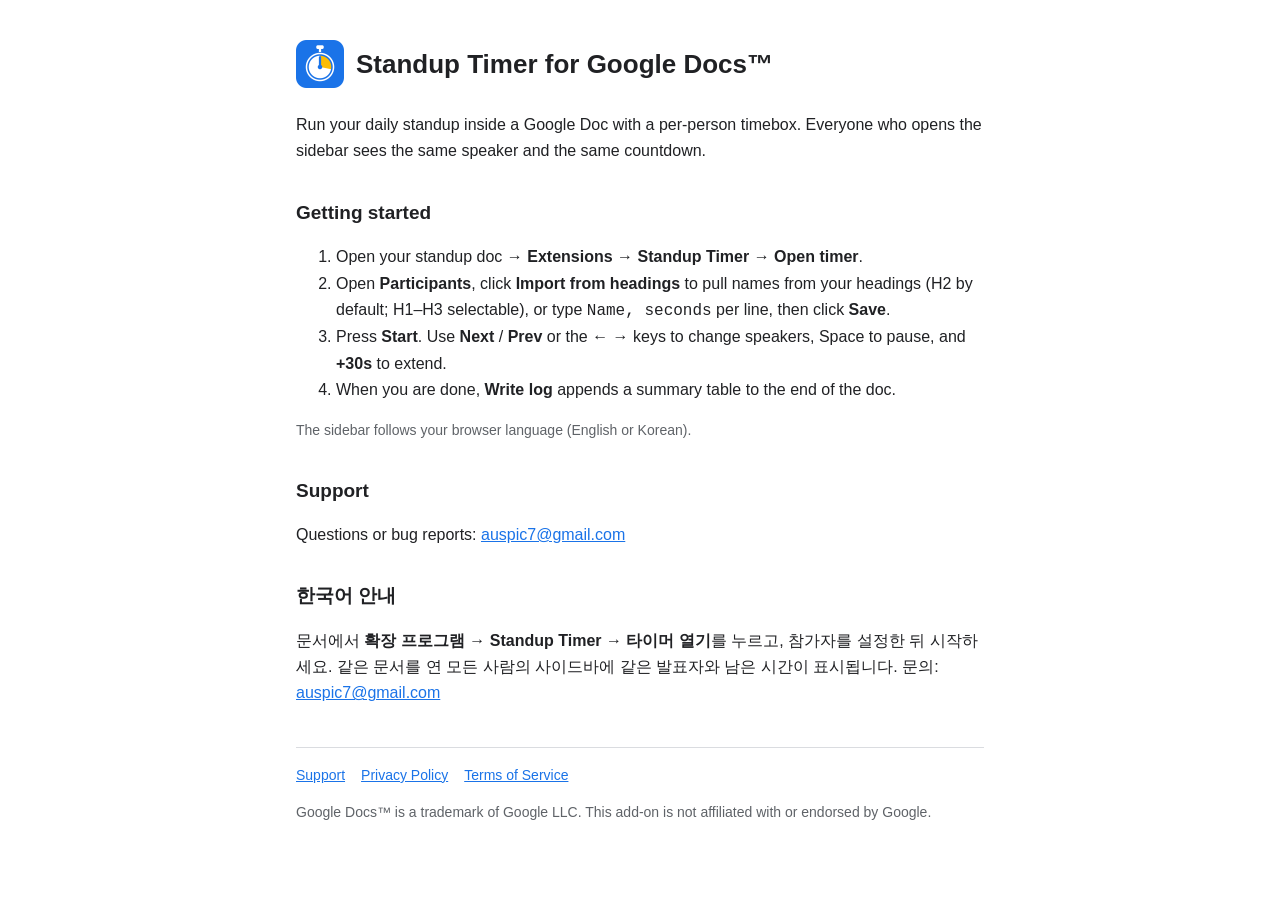
<file: index.html>
<!doctype html><html lang="en"><head><meta charset="utf-8"><meta name="viewport" content="width=device-width,initial-scale=1"><link rel="stylesheet" href="style.css"><title>Standup Timer</title></head><body><main>
<header><img src="icon.png" alt=""><h1>Standup Timer for Google Docs™</h1></header>
<p>Run your daily standup inside a Google Doc with a per-person timebox. Everyone who opens the sidebar sees the same speaker and the same countdown.</p>
<h2>Getting started</h2>
<ol>
<li>Open your standup doc → <b>Extensions → Standup Timer → Open timer</b>.</li>
<li>Open <b>Participants</b>, click <b>Import from headings</b> to pull names from your headings (H2 by default; H1–H3 selectable), or type <code>Name, seconds</code> per line, then click <b>Save</b>.</li>
<li>Press <b>Start</b>. Use <b>Next</b> / <b>Prev</b> or the ← → keys to change speakers, Space to pause, and <b>+30s</b> to extend.</li>
<li>When you are done, <b>Write log</b> appends a summary table to the end of the doc.</li>
</ol>
<p class="muted">The sidebar follows your browser language (English or Korean).</p>
<h2>Support</h2>
<p>Questions or bug reports: <a href="mailto:auspic7@gmail.com">auspic7@gmail.com</a></p>
<h2 lang="ko">한국어 안내</h2>
<p lang="ko">문서에서 <b>확장 프로그램 → Standup Timer → 타이머 열기</b>를 누르고, 참가자를 설정한 뒤 시작하세요. 같은 문서를 연 모든 사람의 사이드바에 같은 발표자와 남은 시간이 표시됩니다. 문의: <a href="mailto:auspic7@gmail.com">auspic7@gmail.com</a></p>
<nav><a href="index.html">Support</a><a href="privacy.html">Privacy Policy</a><a href="terms.html">Terms of Service</a></nav><p class="muted">Google Docs™ is a trademark of Google LLC. This add-on is not affiliated with or endorsed by Google.</p></main></body></html>
</file>
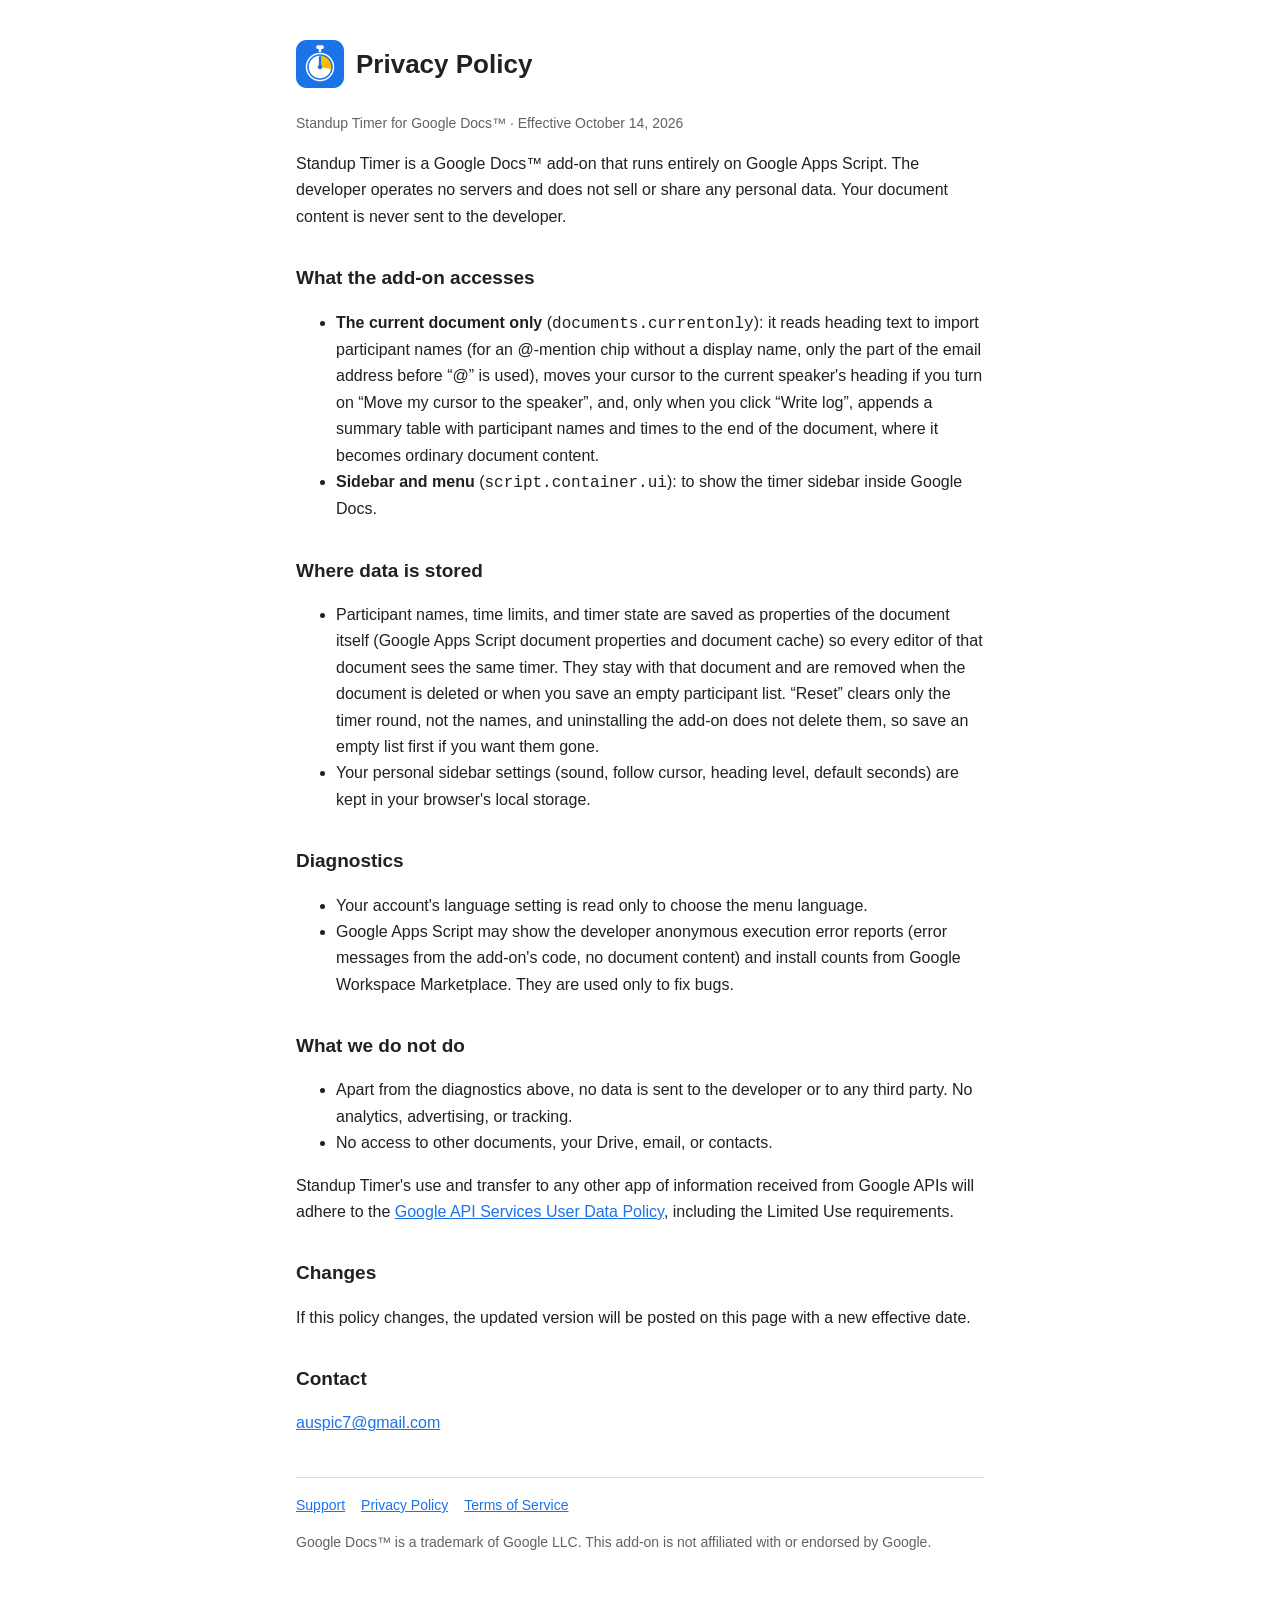
<file: privacy.html>
<!doctype html><html lang="en"><head><meta charset="utf-8"><meta name="viewport" content="width=device-width,initial-scale=1"><link rel="stylesheet" href="style.css"><title>Privacy Policy · Standup Timer</title></head><body><main>
<header><img src="icon.png" alt=""><h1>Privacy Policy</h1></header>
<p class="muted">Standup Timer for Google Docs™ · Effective October 14, 2026</p>
<p>Standup Timer is a Google Docs™ add-on that runs entirely on Google Apps Script. The developer operates no servers and does not sell or share any personal data. Your document content is never sent to the developer.</p>
<h2>What the add-on accesses</h2>
<ul>
<li><b>The current document only</b> (<code>documents.currentonly</code>): it reads heading text to import participant names (for an @-mention chip without a display name, only the part of the email address before “@” is used), moves your cursor to the current speaker's heading if you turn on “Move my cursor to the speaker”, and, only when you click “Write log”, appends a summary table with participant names and times to the end of the document, where it becomes ordinary document content.</li>
<li><b>Sidebar and menu</b> (<code>script.container.ui</code>): to show the timer sidebar inside Google Docs.</li>
</ul>
<h2>Where data is stored</h2>
<ul>
<li>Participant names, time limits, and timer state are saved as properties of the document itself (Google Apps Script document properties and document cache) so every editor of that document sees the same timer. They stay with that document and are removed when the document is deleted or when you save an empty participant list. “Reset” clears only the timer round, not the names, and uninstalling the add-on does not delete them, so save an empty list first if you want them gone.</li>
<li>Your personal sidebar settings (sound, follow cursor, heading level, default seconds) are kept in your browser's local storage.</li>
</ul>
<h2>Diagnostics</h2>
<ul>
<li>Your account's language setting is read only to choose the menu language.</li>
<li>Google Apps Script may show the developer anonymous execution error reports (error messages from the add-on's code, no document content) and install counts from Google Workspace Marketplace. They are used only to fix bugs.</li>
</ul>
<h2>What we do not do</h2>
<ul>
<li>Apart from the diagnostics above, no data is sent to the developer or to any third party. No analytics, advertising, or tracking.</li>
<li>No access to other documents, your Drive, email, or contacts.</li>
</ul>
<p>Standup Timer's use and transfer to any other app of information received from Google APIs will adhere to the <a href="https://developers.google.com/terms/api-services-user-data-policy">Google API Services User Data Policy</a>, including the Limited Use requirements.</p>
<h2>Changes</h2>
<p>If this policy changes, the updated version will be posted on this page with a new effective date.</p>
<h2>Contact</h2>
<p><a href="mailto:auspic7@gmail.com">auspic7@gmail.com</a></p>
<nav><a href="index.html">Support</a><a href="privacy.html">Privacy Policy</a><a href="terms.html">Terms of Service</a></nav><p class="muted">Google Docs™ is a trademark of Google LLC. This add-on is not affiliated with or endorsed by Google.</p></main></body></html>
</file>
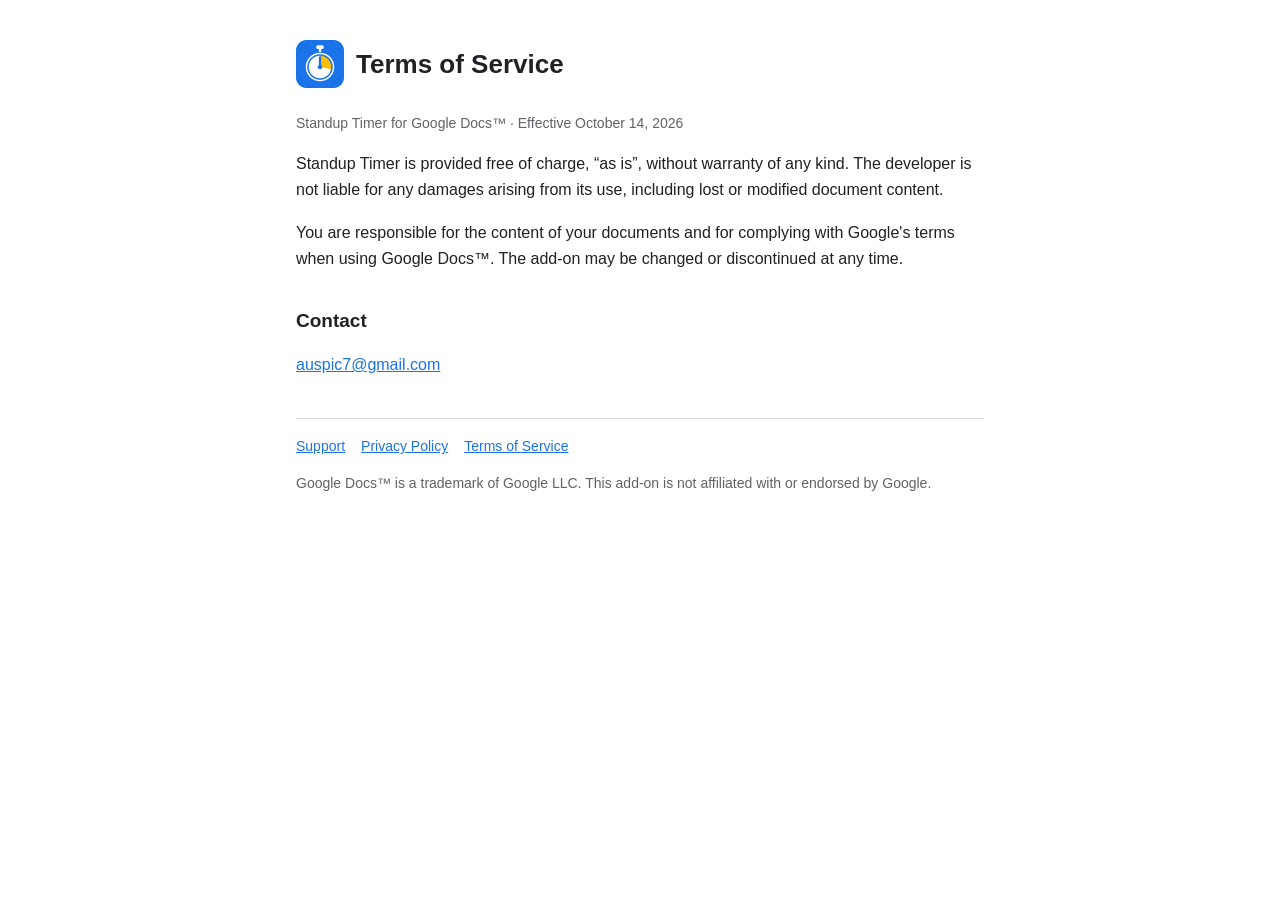
<file: terms.html>
<!doctype html><html lang="en"><head><meta charset="utf-8"><meta name="viewport" content="width=device-width,initial-scale=1"><link rel="stylesheet" href="style.css"><title>Terms of Service · Standup Timer</title></head><body><main>
<header><img src="icon.png" alt=""><h1>Terms of Service</h1></header>
<p class="muted">Standup Timer for Google Docs™ · Effective October 14, 2026</p>
<p>Standup Timer is provided free of charge, “as is”, without warranty of any kind. The developer is not liable for any damages arising from its use, including lost or modified document content.</p>
<p>You are responsible for the content of your documents and for complying with Google's terms when using Google Docs™. The add-on may be changed or discontinued at any time.</p>
<h2>Contact</h2>
<p><a href="mailto:auspic7@gmail.com">auspic7@gmail.com</a></p>
<nav><a href="index.html">Support</a><a href="privacy.html">Privacy Policy</a><a href="terms.html">Terms of Service</a></nav><p class="muted">Google Docs™ is a trademark of Google LLC. This add-on is not affiliated with or endorsed by Google.</p></main></body></html>
</file>
<file: style.css>
:root { --fg:#202124; --muted:#5f6368; --accent:#1a73e8; --bg:#fff; --line:#dadce0; }
@media (prefers-color-scheme: dark) { :root { --fg:#e8eaed; --muted:#9aa0a6; --accent:#8ab4f8; --bg:#202124; --line:#3c4043; } }
* { box-sizing: border-box; }
body { margin:0; background:var(--bg); color:var(--fg); font:16px/1.65 -apple-system, 'Segoe UI', Roboto, 'Apple SD Gothic Neo', 'Noto Sans KR', sans-serif; }
main { max-width:720px; margin:0 auto; padding:40px 16px 64px; }
header { display:flex; align-items:center; gap:12px; margin-bottom:24px; }
header img { width:48px; height:48px; }
h1 { font-size:26px; margin:0; } h2 { font-size:19px; margin-top:32px; }
a { color:var(--accent); } .muted { color:var(--muted); font-size:14px; }
nav { margin-top:40px; padding-top:16px; border-top:1px solid var(--line); font-size:14px; display:flex; gap:16px; flex-wrap:wrap; }
</file>
